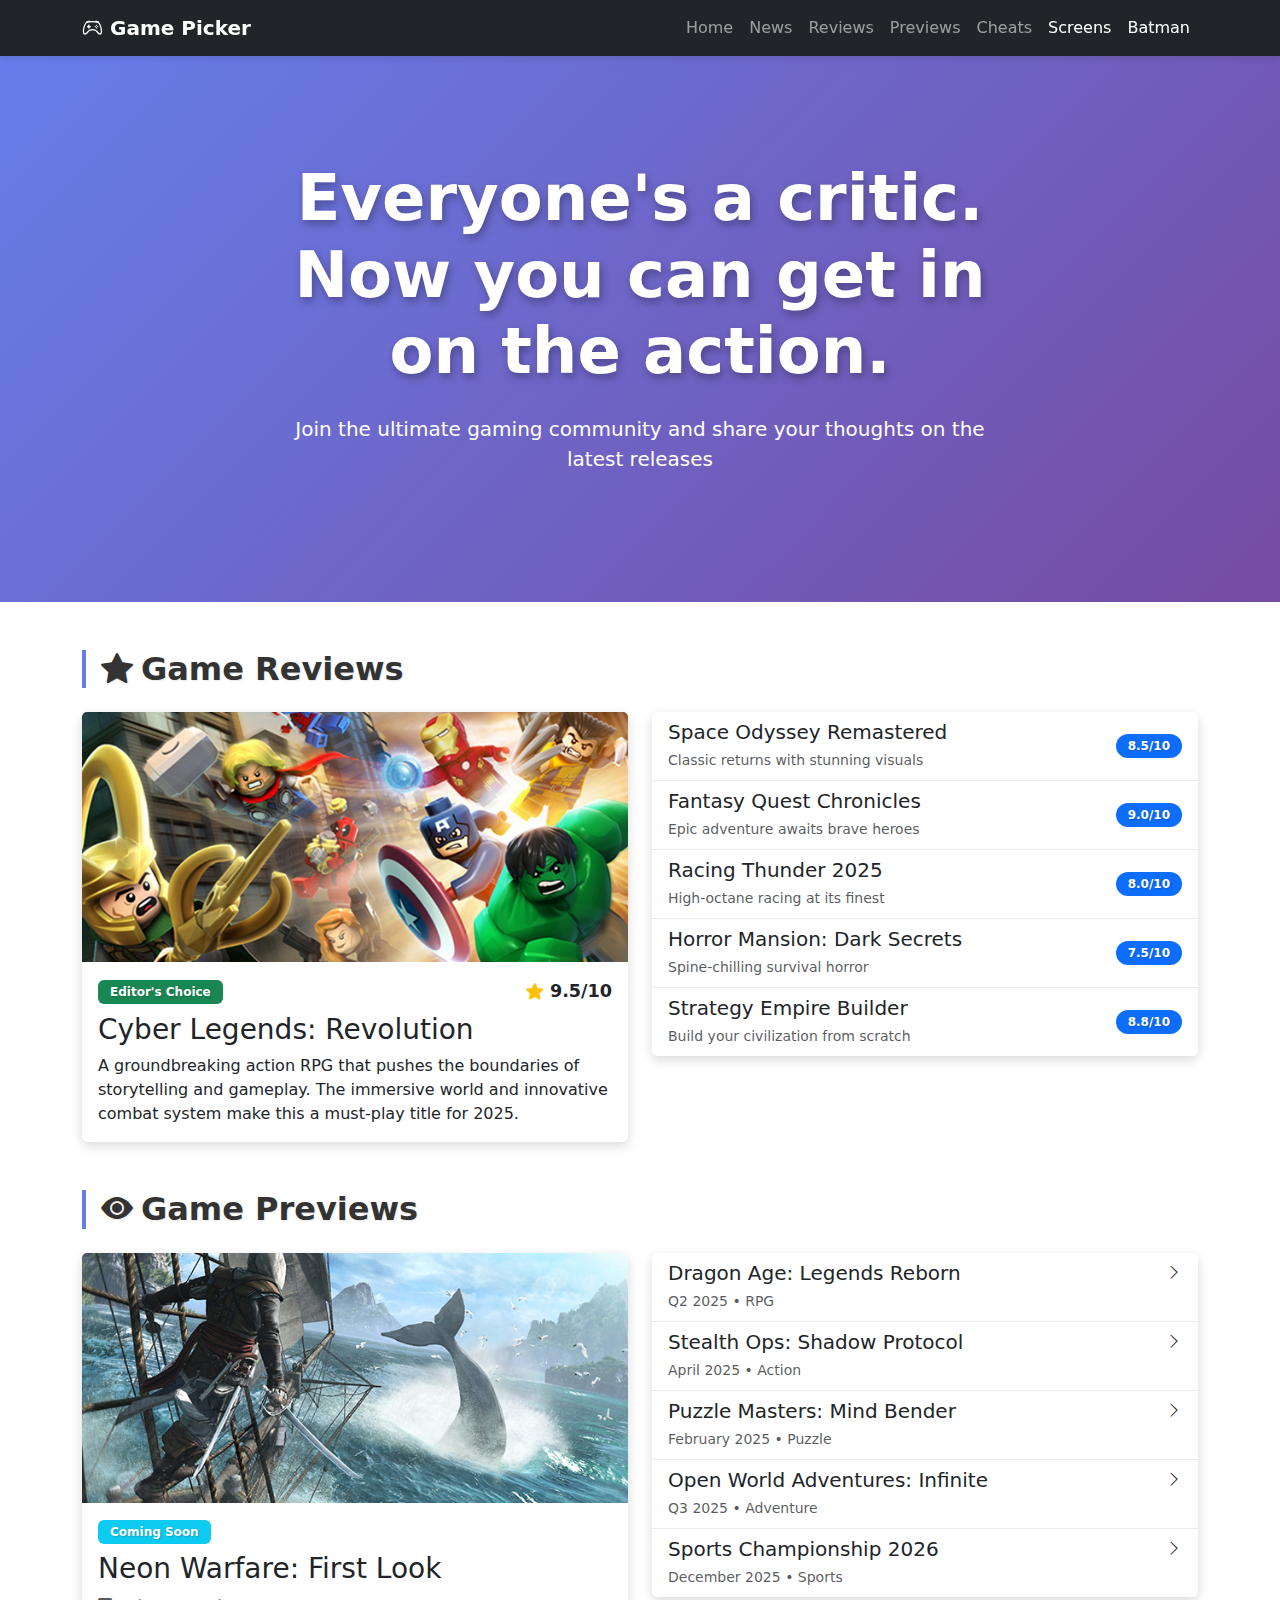
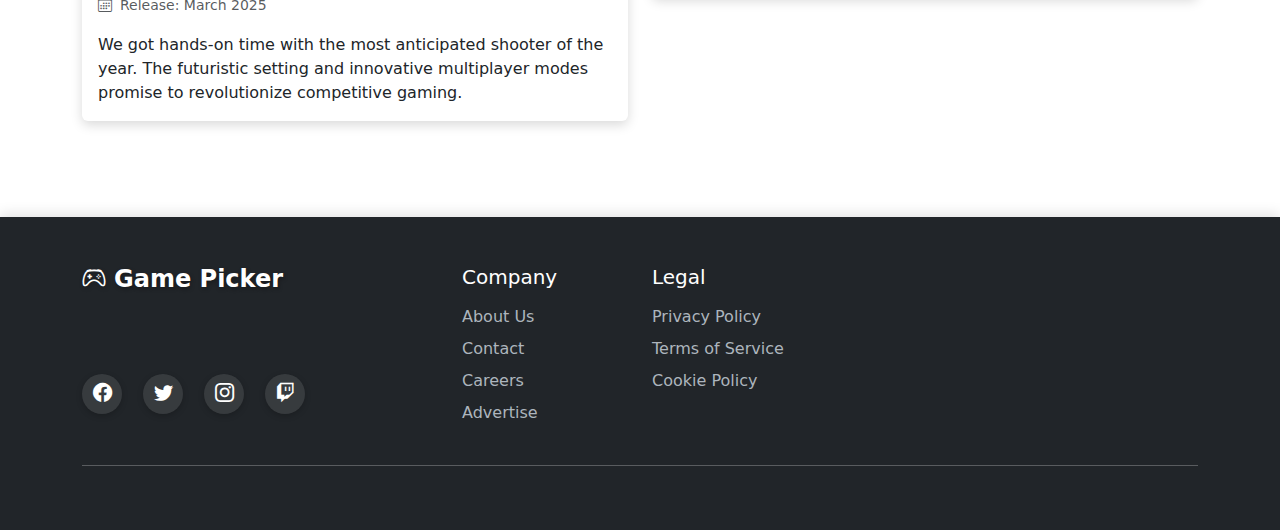
<file: GAMEPICKER/index.html>
<!DOCTYPE html>
<html lang="en">
  <head>
    <meta charset="UTF-8" />
    <meta name="viewport" content="width=device-width, initial-scale=1.0" />
    <title>Game Picker - Everyone's a critic</title>

    <link
      href="https://cdn.jsdelivr.net/npm/bootstrap@5.3.2/dist/css/bootstrap.min.css"
      rel="stylesheet"
    />

    <link
      rel="stylesheet"
      href="https://cdn.jsdelivr.net/npm/bootstrap-icons@1.11.1/font/bootstrap-icons.css"
    />

    <link rel="stylesheet" href="./css/style.css" />
  </head>
  <body>
 <nav class="navbar navbar-expand-lg navbar-dark bg-dark sticky-top">
      <div class="container">
        <a class="navbar-brand fw-bold" href="index.html">
          <i class="bi bi-controller me-2"></i>Game Picker
        </a>
        <button class="navbar-toggler" type="button" data-bs-toggle="collapse" data-bs-target="#navbarNav">
          <span class="navbar-toggler-icon"></span>
        </button>
        <div class="collapse navbar-collapse" id="navbarNav">
          <ul class="navbar-nav ms-auto">
            <li class="nav-item"><a class="nav-link" href="index.html">Home</a></li>
            <li class="nav-item"><a class="nav-link" href="./news.html">News</a></li>
            <li class="nav-item"><a class="nav-link" href="./reviews.html">Reviews</a></li>
            <li class="nav-item"><a class="nav-link" href="./preview.html">Previews</a></li>
            <li class="nav-item"><a class="nav-link" href="./cheats.html">Cheats</a></li>
            <li class="nav-item"><a class="nav-link active" href="./screens.html">Screens</a></li>
            <li class="nav-item"><a class="nav-link active" href="./Batman/batman.html">Batman</a></li>
            
          </ul>
        </div>
      </div>
    </nav>

    <section class="hero-section bg-primary text-white py-5">
      <div class="container">
        <div class="row align-items-center min-vh-50">
          <div class="col-lg-8 mx-auto text-center py-5">
            <h1 class="display-3 fw-bold hero-heading mb-4">
              Everyone's a critic. Now you can get in on the action.
            </h1>
            <p class="lead mb-4">
              Join the ultimate gaming community and share your thoughts on the
              latest releases
            </p>
           
          </div>
        </div>
      </div>
    </section>

    <main class="py-5">
      <div class="container">


        <section class="mb-5">
          <h2 class="section-heading mb-4">
            <i class="bi bi-star-fill me-2"></i>Game Reviews
          </h2>
          <div class="row g-4">
            <div class="col-lg-6">
              <div class="card shadow-card h-100">
                <img
                  src="./images/review1-lego.jpg?height=300&width=600"
                  class="card-img-top"
                  alt="Featured Review"
                />
                <div class="card-body">
                  <div
                    class="d-flex justify-content-between align-items-center mb-2"
                  >
                    <span class="badge bg-success">Editor's Choice</span>
                    <div class="rating-badge">
                      <i class="bi bi-star-fill text-warning"></i>
                      <span class="fw-bold">9.5/10</span>
                    </div>
                  </div>
                  <h3 class="card-title">Cyber Legends: Revolution</h3>
                  <p class="card-text">
                    A groundbreaking action RPG that pushes the boundaries of
                    storytelling and gameplay. The immersive world and
                    innovative combat system make this a must-play title for
                    2025.
                  </p>
                 
                </div>
              </div>
            </div>
            <div class="col-lg-6">
              <div class="list-group shadow-card">
                <a href="#" class="list-group-item list-group-item-action">
                  <div
                    class="d-flex w-100 justify-content-between align-items-center"
                  >
                    <div>
                      <h5 class="mb-1">Space Odyssey Remastered</h5>
                      <small class="text-muted"
                        >Classic returns with stunning visuals</small
                      >
                    </div>
                    <span class="badge bg-primary rounded-pill">8.5/10</span>
                  </div>
                </a>
                <a href="#" class="list-group-item list-group-item-action">
                  <div
                    class="d-flex w-100 justify-content-between align-items-center"
                  >
                    <div>
                      <h5 class="mb-1">Fantasy Quest Chronicles</h5>
                      <small class="text-muted"
                        >Epic adventure awaits brave heroes</small
                      >
                    </div>
                    <span class="badge bg-primary rounded-pill">9.0/10</span>
                  </div>
                </a>
                <a href="#" class="list-group-item list-group-item-action">
                  <div
                    class="d-flex w-100 justify-content-between align-items-center"
                  >
                    <div>
                      <h5 class="mb-1">Racing Thunder 2025</h5>
                      <small class="text-muted"
                        >High-octane racing at its finest</small
                      >
                    </div>
                    <span class="badge bg-primary rounded-pill">8.0/10</span>
                  </div>
                </a>
                <a href="#" class="list-group-item list-group-item-action">
                  <div
                    class="d-flex w-100 justify-content-between align-items-center"
                  >
                    <div>
                      <h5 class="mb-1">Horror Mansion: Dark Secrets</h5>
                      <small class="text-muted"
                        >Spine-chilling survival horror</small
                      >
                    </div>
                    <span class="badge bg-primary rounded-pill">7.5/10</span>
                  </div>
                </a>
                <a href="#" class="list-group-item list-group-item-action">
                  <div
                    class="d-flex w-100 justify-content-between align-items-center"
                  >
                    <div>
                      <h5 class="mb-1">Strategy Empire Builder</h5>
                      <small class="text-muted"
                        >Build your civilization from scratch</small
                      >
                    </div>
                    <span class="badge bg-primary rounded-pill">8.8/10</span>
                  </div>
                </a>
              </div>
            </div>
          </div>
        </section>

        <section class="mb-5">
          <h2 class="section-heading mb-4">
            <i class="bi bi-eye-fill me-2"></i>Game Previews
          </h2>
          <div class="row g-4">
            <div class="col-lg-6">
              <div class="card shadow-card h-100">
                <img
                  src="./images/preview1-black-flag.jpg?height=300&width=600"
                  class="card-img-top"
                  alt="Featured Preview"
                />
                <div class="card-body">
                  <span class="badge bg-info mb-2">Coming Soon</span>
                  <h3 class="card-title">Neon Warfare: First Look</h3>
                  <p class="card-text text-muted">
                    <small
                      ><i class="bi bi-calendar3 me-2"></i>Release: March
                      2025</small
                    >
                  </p>
                  <p class="card-text">
                    We got hands-on time with the most anticipated shooter of
                    the year. The futuristic setting and innovative multiplayer
                    modes promise to revolutionize competitive gaming.
                  </p>
                 
                </div>
              </div>
            </div>
            <div class="col-lg-6">
              <div class="list-group shadow-card">
                <a href="#" class="list-group-item list-group-item-action">
                  <div class="d-flex w-100 justify-content-between">
                    <div>
                      <h5 class="mb-1">Dragon Age: Legends Reborn</h5>
                      <small class="text-muted">Q2 2025 • RPG</small>
                    </div>
                    <i class="bi bi-chevron-right"></i>
                  </div>
                </a>
                <a href="#" class="list-group-item list-group-item-action">
                  <div class="d-flex w-100 justify-content-between">
                    <div>
                      <h5 class="mb-1">Stealth Ops: Shadow Protocol</h5>
                      <small class="text-muted">April 2025 • Action</small>
                    </div>
                    <i class="bi bi-chevron-right"></i>
                  </div>
                </a>
                <a href="#" class="list-group-item list-group-item-action">
                  <div class="d-flex w-100 justify-content-between">
                    <div>
                      <h5 class="mb-1">Puzzle Masters: Mind Bender</h5>
                      <small class="text-muted">February 2025 • Puzzle</small>
                    </div>
                    <i class="bi bi-chevron-right"></i>
                  </div>
                </a>
                <a href="#" class="list-group-item list-group-item-action">
                  <div class="d-flex w-100 justify-content-between">
                    <div>
                      <h5 class="mb-1">Open World Adventures: Infinite</h5>
                      <small class="text-muted">Q3 2025 • Adventure</small>
                    </div>
                    <i class="bi bi-chevron-right"></i>
                  </div>
                </a>
                <a href="#" class="list-group-item list-group-item-action">
                  <div class="d-flex w-100 justify-content-between">
                    <div>
                      <h5 class="mb-1">Sports Championship 2026</h5>
                      <small class="text-muted">December 2025 • Sports</small>
                    </div>
                    <i class="bi bi-chevron-right"></i>
                  </div>
                </a>
              </div>
            </div>
          </div>
        </section>
      </div>
    </main>

 <footer class="bg-dark text-white pt-5 pb-3">
      <div class="container">
        <div class="row g-4">
          <div class="col-lg-4">
            <h4 class="footer-logo mb-3">
              <i class="bi bi-controller me-2"></i>Game Picker
            </h4>
            <p class="text-muted">
              Your ultimate destination for gaming news, reviews, and community
              discussions.
            </p>
            <div class="social-icons mt-3">
              <a href="#" class="social-icon me-3"
                ><i class="bi bi-facebook"></i
              ></a>
              <a href="#" class="social-icon me-3"
                ><i class="bi bi-twitter"></i></a>
              <a href="#" class="social-icon me-3"
                ><i class="bi bi-instagram"></i
              ></a>
              <a href="#" class="social-icon me-3"
                ><i class="bi bi-twitch"></i></a>
            </div>
          </div>
          <div class="col-lg-2 col-md-4">
            <h5 class="mb-3">Company</h5>
            <ul class="list-unstyled footer-links">
              <li><a href="#">About Us</a></li>
              <li><a href="#">Contact</a></li>
              <li><a href="#">Careers</a></li>
              <li><a href="#">Advertise</a></li>
            </ul>
          </div>
          <div class="col-lg-2 col-md-4">
            <h5 class="mb-3">Legal</h5>
            <ul class="list-unstyled footer-links">
              <li><a href="#">Privacy Policy</a></li>
              <li><a href="#">Terms of Service</a></li>
              <li><a href="#">Cookie Policy</a></li>
            </ul>
          </div>
        </div>
        <hr class="my-4 bg-secondary" />
        <div class="row">
          <div class="col-md-12 text-center">
            <p class="mb-0 text-muted">
              &copy; 2025 Game Picker. All rights reserved.
            </p>
          </div>
        </div>
      </div>
    </footer>
    <script src="https://cdn.jsdelivr.net/npm/bootstrap@5.3.2/dist/js/bootstrap.bundle.min.js"></script>
  </body>
</html>
</file>
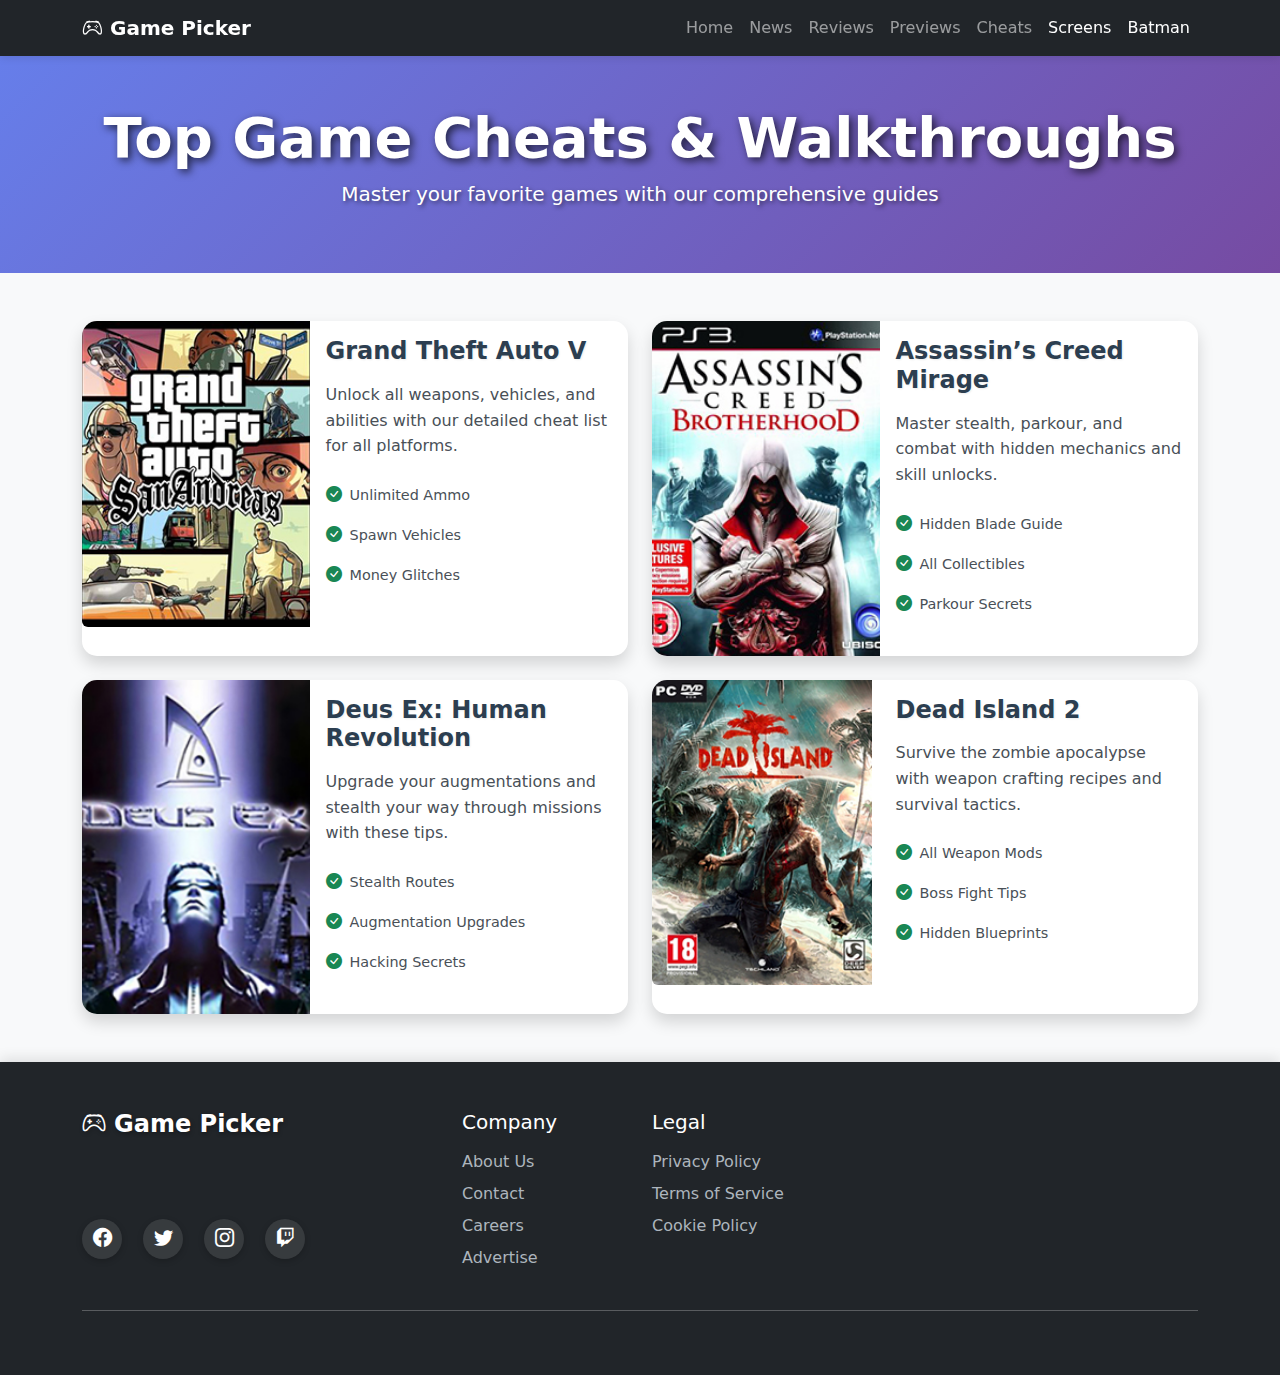
<file: GAMEPICKER/cheats.html>
<!DOCTYPE html>
<html lang="en">
<head>
  <meta charset="UTF-8">
  <meta name="viewport" content="width=device-width, initial-scale=1.0">
  <title>Cheats - Game Picker</title>
  <link href="https://cdn.jsdelivr.net/npm/bootstrap@5.3.0/dist/css/bootstrap.min.css" rel="stylesheet">
  <link rel="stylesheet" href="https://cdn.jsdelivr.net/npm/bootstrap-icons@1.10.0/font/bootstrap-icons.css">
  <link rel="stylesheet" href="./css/style.css">
</head>
<body>


 <nav class="navbar navbar-expand-lg navbar-dark bg-dark sticky-top">
      <div class="container">
        <a class="navbar-brand fw-bold" href="index.html">
          <i class="bi bi-controller me-2"></i>Game Picker
        </a>
        <button class="navbar-toggler" type="button" data-bs-toggle="collapse" data-bs-target="#navbarNav">
          <span class="navbar-toggler-icon"></span>
        </button>
        <div class="collapse navbar-collapse" id="navbarNav">
          <ul class="navbar-nav ms-auto">
            <li class="nav-item"><a class="nav-link" href="index.html">Home</a></li>
            <li class="nav-item"><a class="nav-link" href="./news.html">News</a></li>
            <li class="nav-item"><a class="nav-link" href="./reviews.html">Reviews</a></li>
            <li class="nav-item"><a class="nav-link" href="./preview.html">Previews</a></li>
            <li class="nav-item"><a class="nav-link" href="./cheats.html">Cheats</a></li>
            <li class="nav-item"><a class="nav-link active" href="./screens.html">Screens</a></li>
            <li class="nav-item"><a class="nav-link active" href="./Batman/batman.html">Batman</a></li>
            
          </ul>
        </div>
      </div>
    </nav>

  <section class="cheats-header text-center text-white py-5 bg-dark">
    <div class="container">
      <h1 class="display-4 fw-bold">Top Game Cheats & Walkthroughs</h1>
      <p class="lead">Master your favorite games with our comprehensive guides</p>
    </div>
  </section>

  <section class="cheats-section py-5">
    <div class="container">
      <div class="row g-4">

        <div class="col-md-6">
          <div class="card cheat-card h-100 border-0 shadow">
            <div class="row g-0">
              <div class="col-md-5">
                <img src="./images/cheats1-grand-theft.jpg" class="img-fluid rounded-start h-100 object-fit-cover" alt="Grand Theft Auto V">
              </div>
              <div class="col-md-7">
                <div class="card-body">
                  <h3 class="card-title h4 mb-3">Grand Theft Auto V</h3>
                  <p class="card-text">Unlock all weapons, vehicles, and abilities with our detailed cheat list for all platforms.</p>
                  <div class="list-group list-group-flush mb-3">
                    <div class="list-group-item bg-transparent border-0 px-0 py-2"><i class="bi bi-check-circle-fill text-success me-2"></i>Unlimited Ammo</div>
                    <div class="list-group-item bg-transparent border-0 px-0 py-2"><i class="bi bi-check-circle-fill text-success me-2"></i>Spawn Vehicles</div>
                    <div class="list-group-item bg-transparent border-0 px-0 py-2"><i class="bi bi-check-circle-fill text-success me-2"></i>Money Glitches</div>
                  </div>
                  
                </div>
              </div>
            </div>
          </div>
        </div>

        <div class="col-md-6">
          <div class="card cheat-card h-100 border-0 shadow">
            <div class="row g-0">
              <div class="col-md-5">
                <img src="./images/cheats2-assassins-creed.jpg" class="img-fluid rounded-start h-100 object-fit-cover" alt="Assassin’s Creed Mirage">
              </div>
              <div class="col-md-7">
                <div class="card-body">
                  <h3 class="card-title h4 mb-3">Assassin’s Creed Mirage</h3>
                  <p class="card-text">Master stealth, parkour, and combat with hidden mechanics and skill unlocks.</p>
                  <div class="list-group list-group-flush mb-3">
                    <div class="list-group-item bg-transparent border-0 px-0 py-2"><i class="bi bi-check-circle-fill text-success me-2"></i>Hidden Blade Guide</div>
                    <div class="list-group-item bg-transparent border-0 px-0 py-2"><i class="bi bi-check-circle-fill text-success me-2"></i>All Collectibles</div>
                    <div class="list-group-item bg-transparent border-0 px-0 py-2"><i class="bi bi-check-circle-fill text-success me-2"></i>Parkour Secrets</div>
                  </div>

                </div>
              </div>
            </div>
          </div>
        </div>

        <div class="col-md-6">
          <div class="card cheat-card h-100 border-0 shadow">
            <div class="row g-0">
              <div class="col-md-5">
                <img src="./images/cheats3-deus-ex.jpg" class="img-fluid rounded-start h-100 object-fit-cover" alt="Deus Ex: Human Revolution">
              </div>
              <div class="col-md-7">
                <div class="card-body">
                  <h3 class="card-title h4 mb-3">Deus Ex: Human Revolution</h3>
                  <p class="card-text">Upgrade your augmentations and stealth your way through missions with these tips.</p>
                  <div class="list-group list-group-flush mb-3">
                    <div class="list-group-item bg-transparent border-0 px-0 py-2"><i class="bi bi-check-circle-fill text-success me-2"></i>Stealth Routes</div>
                    <div class="list-group-item bg-transparent border-0 px-0 py-2"><i class="bi bi-check-circle-fill text-success me-2"></i>Augmentation Upgrades</div>
                    <div class="list-group-item bg-transparent border-0 px-0 py-2"><i class="bi bi-check-circle-fill text-success me-2"></i>Hacking Secrets</div>
                  </div>
                 
                </div>
              </div>
            </div>
          </div>
        </div>

        <div class="col-md-6">
          <div class="card cheat-card h-100 border-0 shadow">
            <div class="row g-0">
              <div class="col-md-5">
                <img src="./images/cheats4-deadisland.jpg" class="img-fluid rounded-start h-100 object-fit-cover" alt="Dead Island 2">
              </div>
              <div class="col-md-7">
                <div class="card-body">
                  <h3 class="card-title h4 mb-3">Dead Island 2</h3>
                  <p class="card-text">Survive the zombie apocalypse with weapon crafting recipes and survival tactics.</p>
                  <div class="list-group list-group-flush mb-3">
                    <div class="list-group-item bg-transparent border-0 px-0 py-2"><i class="bi bi-check-circle-fill text-success me-2"></i>All Weapon Mods</div>
                    <div class="list-group-item bg-transparent border-0 px-0 py-2"><i class="bi bi-check-circle-fill text-success me-2"></i>Boss Fight Tips</div>
                    <div class="list-group-item bg-transparent border-0 px-0 py-2"><i class="bi bi-check-circle-fill text-success me-2"></i>Hidden Blueprints</div>
                  </div>
                  
                </div>
              </div>
            </div>
          </div>
        </div>

      </div>
    </div>
  </section>

 <footer class="bg-dark text-white pt-5 pb-3">
      <div class="container">
        <div class="row g-4">
          <div class="col-lg-4">
            <h4 class="footer-logo mb-3">
              <i class="bi bi-controller me-2"></i>Game Picker
            </h4>
            <p class="text-muted">
              Your ultimate destination for gaming news, reviews, and community
              discussions.
            </p>
            <div class="social-icons mt-3">
              <a href="#" class="social-icon me-3"
                ><i class="bi bi-facebook"></i
              ></a>
              <a href="#" class="social-icon me-3"
                ><i class="bi bi-twitter"></i></a>
              <a href="#" class="social-icon me-3"
                ><i class="bi bi-instagram"></i
              ></a>
              <a href="#" class="social-icon me-3"
                ><i class="bi bi-twitch"></i></a>
            </div>
          </div>
          <div class="col-lg-2 col-md-4">
            <h5 class="mb-3">Company</h5>
            <ul class="list-unstyled footer-links">
              <li><a href="#">About Us</a></li>
              <li><a href="#">Contact</a></li>
              <li><a href="#">Careers</a></li>
              <li><a href="#">Advertise</a></li>
            </ul>
          </div>
          <div class="col-lg-2 col-md-4">
            <h5 class="mb-3">Legal</h5>
            <ul class="list-unstyled footer-links">
              <li><a href="#">Privacy Policy</a></li>
              <li><a href="#">Terms of Service</a></li>
              <li><a href="#">Cookie Policy</a></li>
            </ul>
          </div>
        </div>
        <hr class="my-4 bg-secondary" />
        <div class="row">
          <div class="col-md-12 text-center">
            <p class="mb-0 text-muted">
              &copy; 2025 Game Picker. All rights reserved.
            </p>
          </div>
        </div>
      </div>
    </footer>

  <script src="https://cdn.jsdelivr.net/npm/bootstrap@5.3.0/dist/js/bootstrap.bundle.min.js"></script>
</body>
</html>
</file>
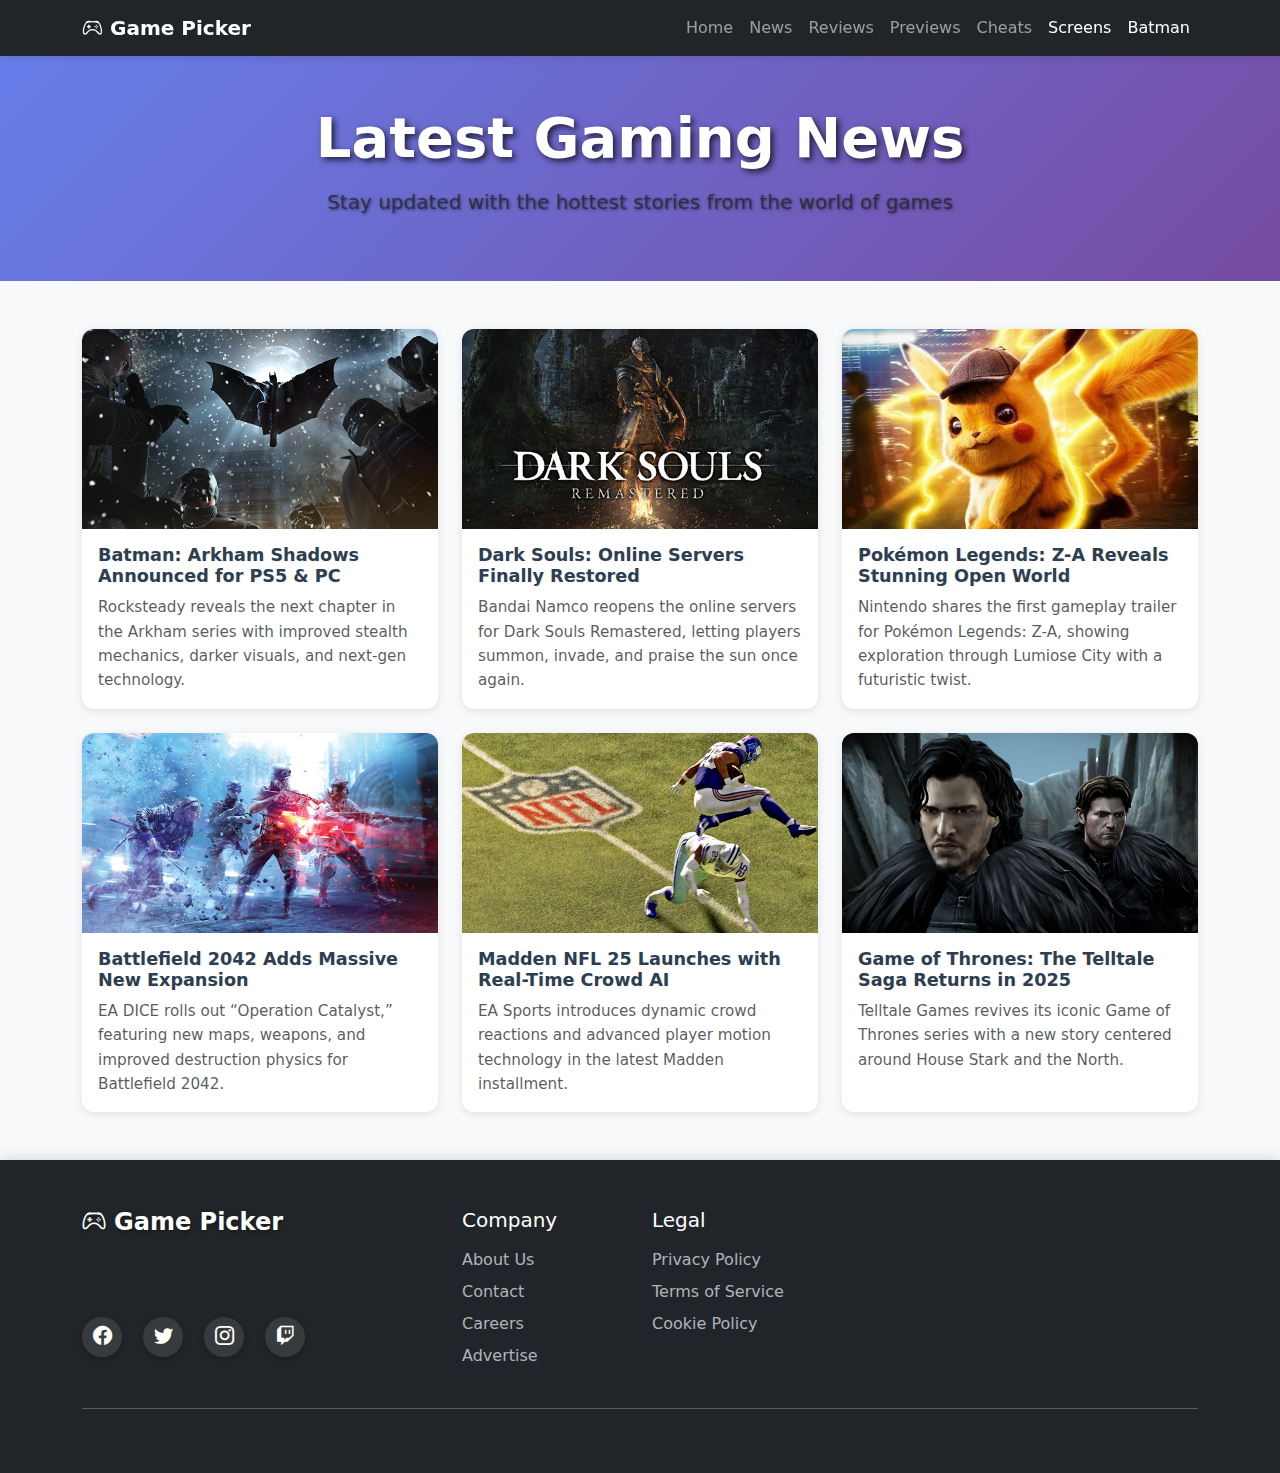
<file: GAMEPICKER/news.html>
<!DOCTYPE html>
<html lang="en">
<head>
  <meta charset="UTF-8">
  <meta name="viewport" content="width=device-width, initial-scale=1.0">
  <title>News - Game Picker</title>
  <link href="https://cdn.jsdelivr.net/npm/bootstrap@5.3.0/dist/css/bootstrap.min.css" rel="stylesheet">
  <link rel="stylesheet" href="https://cdn.jsdelivr.net/npm/bootstrap-icons@1.10.0/font/bootstrap-icons.css">
  <link rel="stylesheet" href="./css/style.css">
</head>
<body>
 <nav class="navbar navbar-expand-lg navbar-dark bg-dark sticky-top">
      <div class="container">
        <a class="navbar-brand fw-bold" href="index.html">
          <i class="bi bi-controller me-2"></i>Game Picker
        </a>
        <button class="navbar-toggler" type="button" data-bs-toggle="collapse" data-bs-target="#navbarNav">
          <span class="navbar-toggler-icon"></span>
        </button>
        <div class="collapse navbar-collapse" id="navbarNav">
          <ul class="navbar-nav ms-auto">
            <li class="nav-item"><a class="nav-link" href="index.html">Home</a></li>
            <li class="nav-item"><a class="nav-link" href="./news.html">News</a></li>
            <li class="nav-item"><a class="nav-link" href="./reviews.html">Reviews</a></li>
            <li class="nav-item"><a class="nav-link" href="./preview.html">Previews</a></li>
            <li class="nav-item"><a class="nav-link" href="./cheats.html">Cheats</a></li>
            <li class="nav-item"><a class="nav-link active" href="./screens.html">Screens</a></li>
            <li class="nav-item"><a class="nav-link active" href="./Batman/batman.html">Batman</a></li>
            
          </ul>
        </div>
      </div>
    </nav>
  <section class="news-header py-5 text-center">
    <div class="container">
      <h1 class="display-4 fw-bold mb-3">Latest Gaming News</h1>
      <p class="lead text-muted">Stay updated with the hottest stories from the world of games</p>
    </div>
  </section>

  <section class="news-section py-5">
    <div class="container">
      <div class="row g-4">

        <div class="col-md-4">
          <div class="card news-card h-100">
            <img src="./images/news1-batman-thumb.jpg" class="card-img-top" alt="Batman Arkham Shadows">
            <div class="card-body">
              <h5 class="card-title">Batman: Arkham Shadows Announced for PS5 & PC</h5>
              <p class="card-text text-muted">Rocksteady reveals the next chapter in the Arkham series with improved stealth mechanics, darker visuals, and next-gen technology.</p>
             
            </div>
          </div>
        </div>

        <div class="col-md-4">
          <div class="card news-card h-100">
            <img src="./images/news2-dark-souls-thumb.jpg" class="card-img-top" alt="Dark Souls Remastered">
            <div class="card-body">
              <h5 class="card-title">Dark Souls: Online Servers Finally Restored</h5>
              <p class="card-text text-muted">Bandai Namco reopens the online servers for Dark Souls Remastered, letting players summon, invade, and praise the sun once again.</p>
           
            </div>
          </div>
        </div>

        <div class="col-md-4">
          <div class="card news-card h-100">
            <img src="./images/news3-pikachu-thumb.jpg" class="card-img-top" alt="Pokémon Legends Z-A">
            <div class="card-body">
              <h5 class="card-title">Pokémon Legends: Z-A Reveals Stunning Open World</h5>
              <p class="card-text text-muted">Nintendo shares the first gameplay trailer for Pokémon Legends: Z-A, showing exploration through Lumiose City with a futuristic twist.</p>
             
            </div>
          </div>
        </div>

        <div class="col-md-4">
          <div class="card news-card h-100">
            <img src="./images/news4-battlefield-thumb.jpg" class="card-img-top" alt="Battlefield 2042">
            <div class="card-body">
              <h5 class="card-title">Battlefield 2042 Adds Massive New Expansion</h5>
              <p class="card-text text-muted">EA DICE rolls out “Operation Catalyst,” featuring new maps, weapons, and improved destruction physics for Battlefield 2042.</p>
           
            </div>
          </div>
        </div>

        <div class="col-md-4">
          <div class="card news-card h-100">
            <img src="./images/news5-madden-thumb.jpg" class="card-img-top" alt="Madden NFL 25">
            <div class="card-body">
              <h5 class="card-title">Madden NFL 25 Launches with Real-Time Crowd AI</h5>
              <p class="card-text text-muted">EA Sports introduces dynamic crowd reactions and advanced player motion technology in the latest Madden installment.</p>
            
            </div>
          </div>
        </div>

        <div class="col-md-4">
          <div class="card news-card h-100">
            <img src="./images/news6-gameofthrones-thumb.jpg" class="card-img-top" alt="Game of Thrones: The Telltale Saga">
            <div class="card-body">
              <h5 class="card-title">Game of Thrones: The Telltale Saga Returns in 2025</h5>
              <p class="card-text text-muted">Telltale Games revives its iconic Game of Thrones series with a new story centered around House Stark and the North.</p>
           
            </div>
          </div>
        </div>

      </div>
    </div>
  </section>

 <footer class="bg-dark text-white pt-5 pb-3">
      <div class="container">
        <div class="row g-4">
          <div class="col-lg-4">
            <h4 class="footer-logo mb-3">
              <i class="bi bi-controller me-2"></i>Game Picker
            </h4>
            <p class="text-muted">
              Your ultimate destination for gaming news, reviews, and community
              discussions.
            </p>
            <div class="social-icons mt-3">
              <a href="#" class="social-icon me-3"
                ><i class="bi bi-facebook"></i
              ></a>
              <a href="#" class="social-icon me-3"
                ><i class="bi bi-twitter"></i></a>
              <a href="#" class="social-icon me-3"
                ><i class="bi bi-instagram"></i
              ></a>
              <a href="#" class="social-icon me-3"
                ><i class="bi bi-twitch"></i></a>
            </div>
          </div>
          <div class="col-lg-2 col-md-4">
            <h5 class="mb-3">Company</h5>
            <ul class="list-unstyled footer-links">
              <li><a href="#">About Us</a></li>
              <li><a href="#">Contact</a></li>
              <li><a href="#">Careers</a></li>
              <li><a href="#">Advertise</a></li>
            </ul>
          </div>
          <div class="col-lg-2 col-md-4">
            <h5 class="mb-3">Legal</h5>
            <ul class="list-unstyled footer-links">
              <li><a href="#">Privacy Policy</a></li>
              <li><a href="#">Terms of Service</a></li>
              <li><a href="#">Cookie Policy</a></li>
            </ul>
          </div>
        </div>
        <hr class="my-4 bg-secondary" />
        <div class="row">
          <div class="col-md-12 text-center">
            <p class="mb-0 text-muted">
              &copy; 2025 Game Picker. All rights reserved.
            </p>
          </div>
        </div>
      </div>
    </footer>

  <script src="https://cdn.jsdelivr.net/npm/bootstrap@5.3.0/dist/js/bootstrap.bundle.min.js"></script>
</body>
</html>
</file>
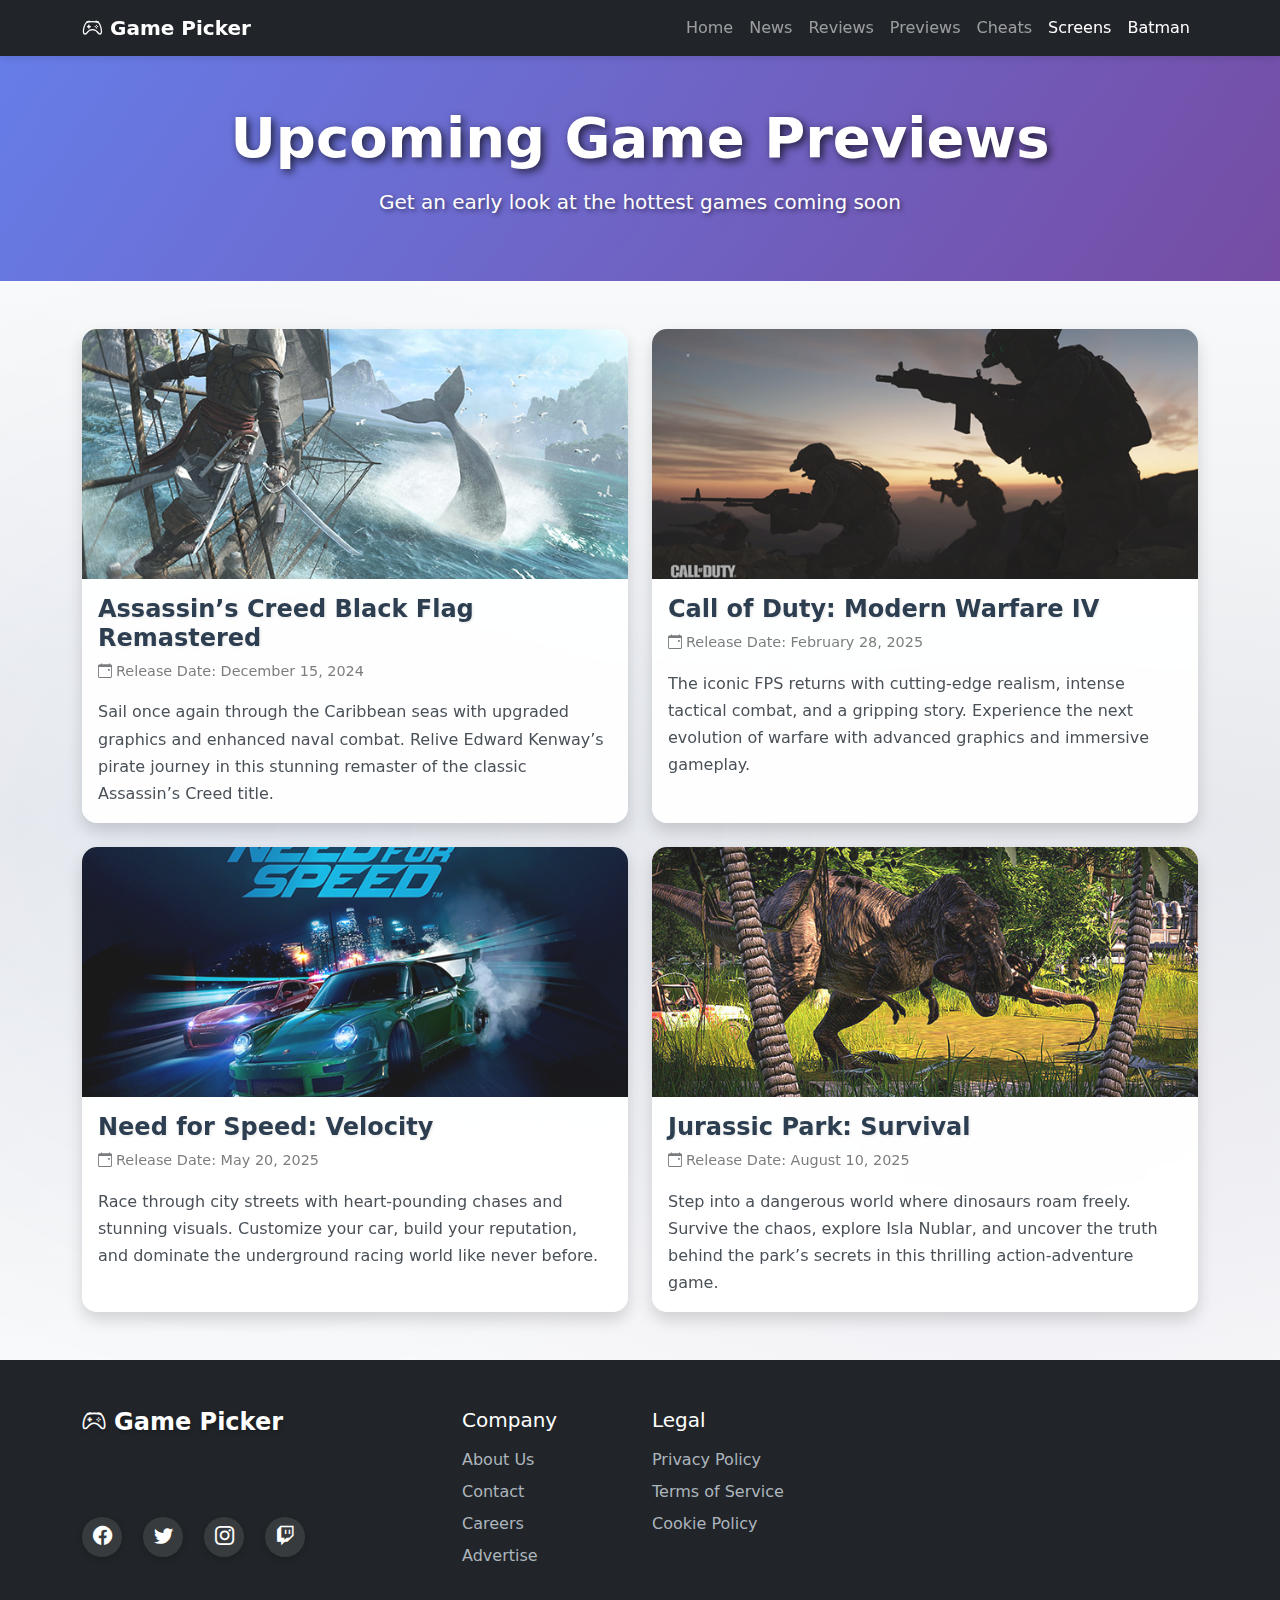
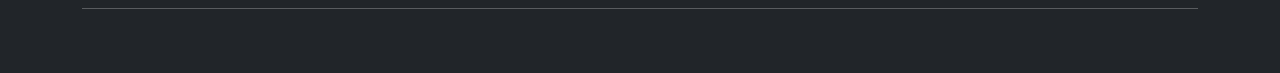
<file: GAMEPICKER/preview.html>
<!DOCTYPE html>
<html lang="en">
<head>
  <meta charset="UTF-8">
  <meta name="viewport" content="width=device-width, initial-scale=1.0">
  <title>Previews - Game Picker</title>
  <link href="https://cdn.jsdelivr.net/npm/bootstrap@5.3.0/dist/css/bootstrap.min.css" rel="stylesheet">
  <link rel="stylesheet" href="https://cdn.jsdelivr.net/npm/bootstrap-icons@1.10.0/font/bootstrap-icons.css">
  <link rel="stylesheet" href="./css/style.css">
</head>
<body>
 <nav class="navbar navbar-expand-lg navbar-dark bg-dark sticky-top">
      <div class="container">
        <a class="navbar-brand fw-bold" href="index.html">
          <i class="bi bi-controller me-2"></i>Game Picker
        </a>
        <button class="navbar-toggler" type="button" data-bs-toggle="collapse" data-bs-target="#navbarNav">
          <span class="navbar-toggler-icon"></span>
        </button>
        <div class="collapse navbar-collapse" id="navbarNav">
          <ul class="navbar-nav ms-auto">
            <li class="nav-item"><a class="nav-link" href="index.html">Home</a></li>
            <li class="nav-item"><a class="nav-link" href="./news.html">News</a></li>
            <li class="nav-item"><a class="nav-link" href="./reviews.html">Reviews</a></li>
            <li class="nav-item"><a class="nav-link" href="./preview.html">Previews</a></li>
            <li class="nav-item"><a class="nav-link" href="./cheats.html">Cheats</a></li>
            <li class="nav-item"><a class="nav-link active" href="./screens.html">Screens</a></li>
            <li class="nav-item"><a class="nav-link active" href="./Batman/batman.html">Batman</a></li>
            
          </ul>
        </div>
      </div>
    </nav>
  <section class="previews-header text-center text-white py-5">
    <div class="container">
      <h1 class="display-4 fw-bold mb-3">Upcoming Game Previews</h1>
      <p class="lead">Get an early look at the hottest games coming soon</p>
    </div>
  </section>

  

  <section class="previews-section py-5">
    <div class="container">
      <div class="row g-4">
        <div class="col-md-6">
          <div class="preview-card card h-100 border-0 shadow">
            <img src="./images/preview1-black-flag.jpg" class="card-img-top" alt="Assassin’s Creed Black Flag Remastered">
            <div class="card-body">
              <div class="d-flex justify-content-between align-items-center mb-2">
                <h3 class="card-title h4 mb-0">Assassin’s Creed Black Flag Remastered</h3>
             
              </div>
              <p class="text-muted mb-3"><i class="bi bi-calendar-event me-1"></i>Release Date: December 15, 2024</p>
              <p class="card-text">
                Sail once again through the Caribbean seas with upgraded graphics and enhanced naval combat. Relive Edward Kenway’s pirate journey in this stunning remaster of the classic Assassin’s Creed title.
              </p>
             
            </div>
          </div>
        </div>

        <div class="col-md-6">
          <div class="preview-card card h-100 border-0 shadow">
            <img src="./images/preview3-modernwarfare-thumb.png" class="card-img-top" alt="Call of Duty: Modern Warfare IV">
            <div class="card-body">
              <div class="d-flex justify-content-between align-items-center mb-2">
                <h3 class="card-title h4 mb-0">Call of Duty: Modern Warfare IV</h3>
               
              </div>
              <p class="text-muted mb-3"><i class="bi bi-calendar-event me-1"></i>Release Date: February 28, 2025</p>
              <p class="card-text">
                The iconic FPS returns with cutting-edge realism, intense tactical combat, and a gripping story. Experience the next evolution of warfare with advanced graphics and immersive gameplay.
              </p>
            
            </div>
          </div>
        </div>

        <div class="col-md-6">
          <div class="preview-card card h-100 border-0 shadow">
            <img src="./images/preview4-needforspeed-thumb.jpg" class="card-img-top" alt="Need for Speed: Velocity">
            <div class="card-body">
              <div class="d-flex justify-content-between align-items-center mb-2">
                <h3 class="card-title h4 mb-0">Need for Speed: Velocity</h3>
             
              </div>
              <p class="text-muted mb-3"><i class="bi bi-calendar-event me-1"></i>Release Date: May 20, 2025</p>
              <p class="card-text">
                Race through city streets with heart-pounding chases and stunning visuals. Customize your car, build your reputation, and dominate the underground racing world like never before.
              </p>
             
            </div>
          </div>
        </div>

        <div class="col-md-6">
          <div class="preview-card card h-100 border-0 shadow">
            <img src="./images/preview5-jurassicpark-thumb.jpg" class="card-img-top" alt="Jurassic Park: Survival">
            <div class="card-body">
              <div class="d-flex justify-content-between align-items-center mb-2">
                <h3 class="card-title h4 mb-0">Jurassic Park: Survival</h3>
               
              </div>
              <p class="text-muted mb-3"><i class="bi bi-calendar-event me-1"></i>Release Date: August 10, 2025</p>
              <p class="card-text">
                Step into a dangerous world where dinosaurs roam freely. Survive the chaos, explore Isla Nublar, and uncover the truth behind the park’s secrets in this thrilling action-adventure game.
              </p>
             
            </div>
          </div>
        </div>
      </div>
    </div>
  </section>

 <footer class="bg-dark text-white pt-5 pb-3">
      <div class="container">
        <div class="row g-4">
          <div class="col-lg-4">
            <h4 class="footer-logo mb-3">
              <i class="bi bi-controller me-2"></i>Game Picker
            </h4>
            <p class="text-muted">
              Your ultimate destination for gaming news, reviews, and community
              discussions.
            </p>
            <div class="social-icons mt-3">
              <a href="#" class="social-icon me-3"
                ><i class="bi bi-facebook"></i
              ></a>
              <a href="#" class="social-icon me-3"
                ><i class="bi bi-twitter"></i></a>
              <a href="#" class="social-icon me-3"
                ><i class="bi bi-instagram"></i
              ></a>
              <a href="#" class="social-icon me-3"
                ><i class="bi bi-twitch"></i></a>
            </div>
          </div>
          <div class="col-lg-2 col-md-4">
            <h5 class="mb-3">Company</h5>
            <ul class="list-unstyled footer-links">
              <li><a href="#">About Us</a></li>
              <li><a href="#">Contact</a></li>
              <li><a href="#">Careers</a></li>
              <li><a href="#">Advertise</a></li>
            </ul>
          </div>
          <div class="col-lg-2 col-md-4">
            <h5 class="mb-3">Legal</h5>
            <ul class="list-unstyled footer-links">
              <li><a href="#">Privacy Policy</a></li>
              <li><a href="#">Terms of Service</a></li>
              <li><a href="#">Cookie Policy</a></li>
            </ul>
          </div>
        </div>
        <hr class="my-4 bg-secondary" />
        <div class="row">
          <div class="col-md-12 text-center">
            <p class="mb-0 text-muted">
              &copy; 2025 Game Picker. All rights reserved.
            </p>
          </div>
        </div>
      </div>
    </footer>

  <script src="https://cdn.jsdelivr.net/npm/bootstrap@5.3.0/dist/js/bootstrap.bundle.min.js"></script>
</body>
</html>
</file>
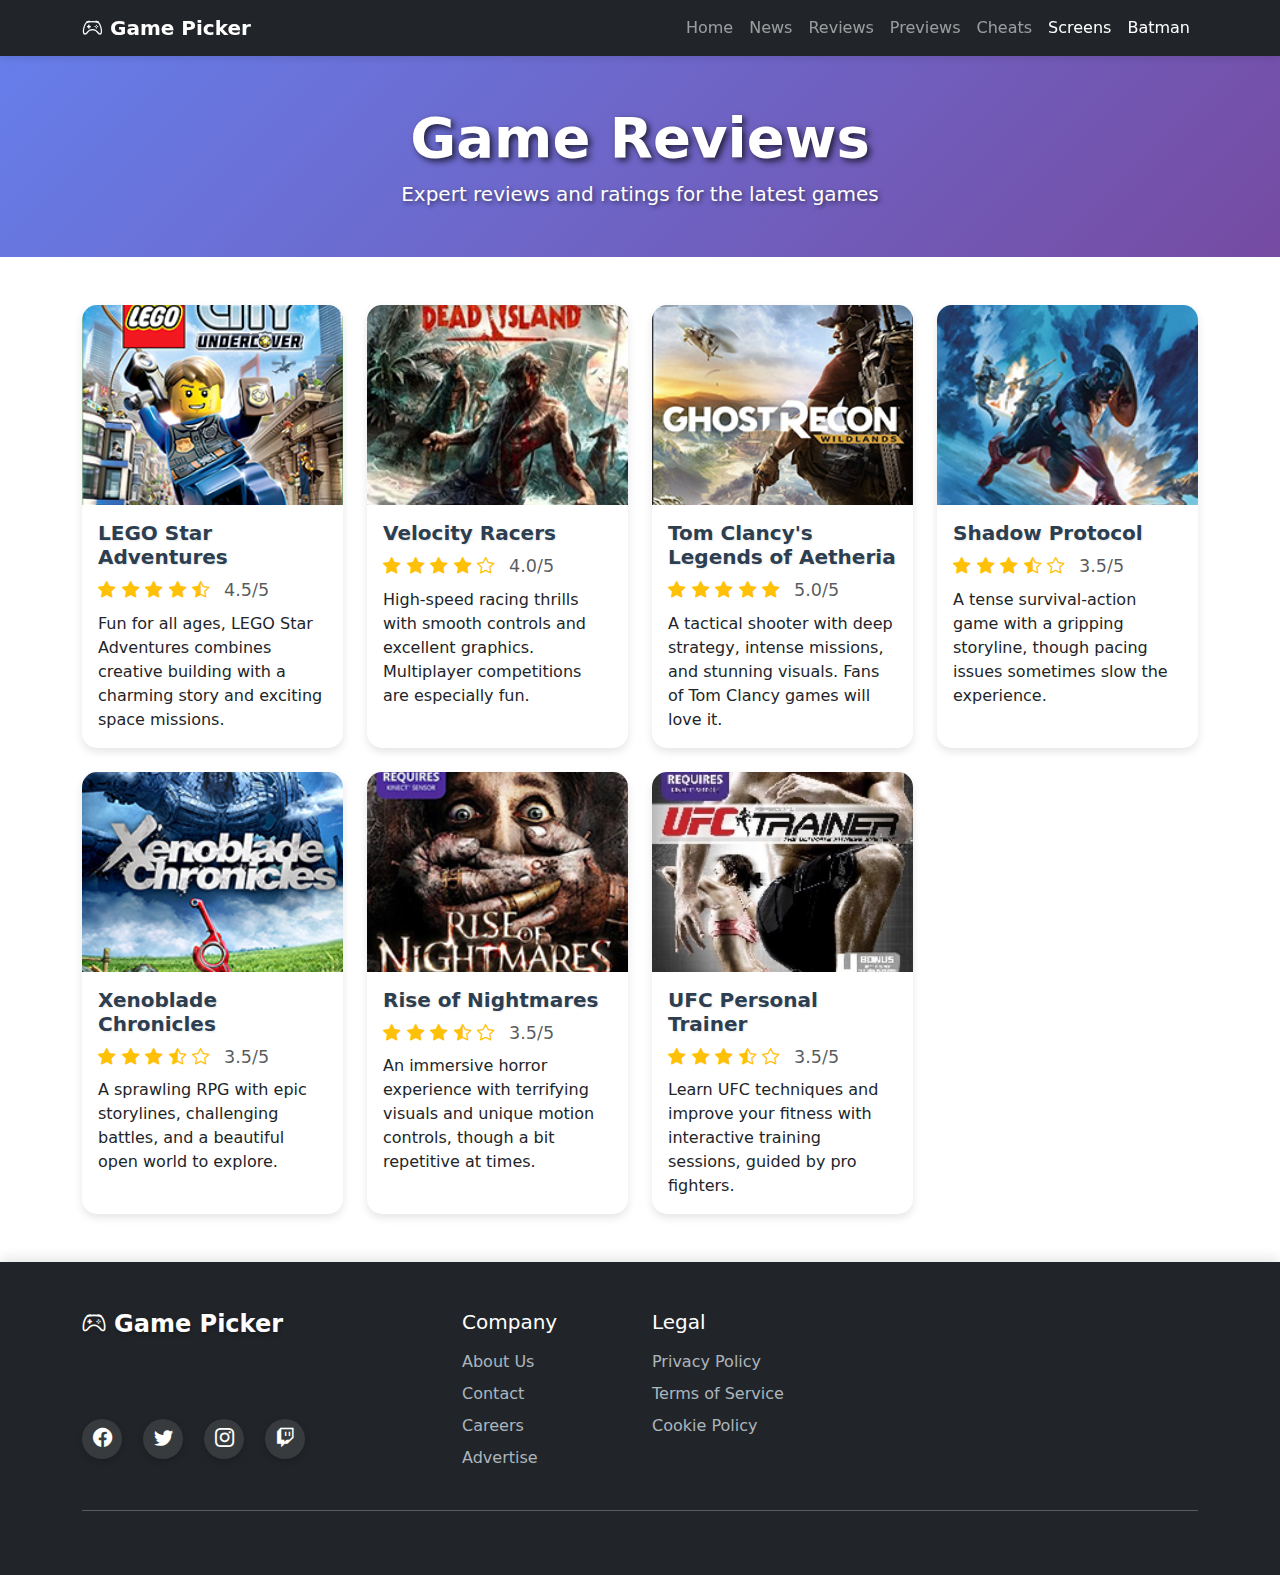
<file: GAMEPICKER/reviews.html>
<!DOCTYPE html>
<html lang="en">
<head>
  <meta charset="UTF-8">
  <meta name="viewport" content="width=device-width, initial-scale=1.0">
  <title>Reviews - Game Picker</title>
  <link href="https://cdn.jsdelivr.net/npm/bootstrap@5.3.0/dist/css/bootstrap.min.css" rel="stylesheet">
  <link rel="stylesheet" href="https://cdn.jsdelivr.net/npm/bootstrap-icons@1.10.0/font/bootstrap-icons.css">
  <link rel="stylesheet" href="./css/style.css">
</head>
<body>
 <nav class="navbar navbar-expand-lg navbar-dark bg-dark sticky-top">
      <div class="container">
        <a class="navbar-brand fw-bold" href="index.html">
          <i class="bi bi-controller me-2"></i>Game Picker
        </a>
        <button class="navbar-toggler" type="button" data-bs-toggle="collapse" data-bs-target="#navbarNav">
          <span class="navbar-toggler-icon"></span>
        </button>
        <div class="collapse navbar-collapse" id="navbarNav">
          <ul class="navbar-nav ms-auto">
            <li class="nav-item"><a class="nav-link" href="index.html">Home</a></li>
            <li class="nav-item"><a class="nav-link" href="./news.html">News</a></li>
            <li class="nav-item"><a class="nav-link" href="./reviews.html">Reviews</a></li>
            <li class="nav-item"><a class="nav-link" href="./preview.html">Previews</a></li>
            <li class="nav-item"><a class="nav-link" href="./cheats.html">Cheats</a></li>
            <li class="nav-item"><a class="nav-link active" href="./screens.html">Screens</a></li>
            <li class="nav-item"><a class="nav-link active" href="./Batman/batman.html">Batman</a></li>
            
          </ul>
        </div>
      </div>
    </nav>

  <section class="reviews-header bg-dark text-white py-5">
    <div class="container">
      <h1 class="display-4 fw-bold text-center">Game Reviews</h1>
      <p class="lead text-center mb-0">Expert reviews and ratings for the latest games</p>
    </div>
  </section>

  <section class="reviews-section py-5">
    <div class="container">
      <div class="row g-4">

        <div class="col-md-6 col-lg-3">
          <div class="card review-card h-100">
            <img src="./images/review1-lego-thumb.jpg" class="card-img-top" alt="LEGO Star Adventures">
            <div class="card-body d-flex flex-column">
              <h5 class="card-title fw-bold">LEGO Star Adventures</h5>
              <div class="rating mb-2">
                <i class="bi bi-star-fill text-warning"></i>
                <i class="bi bi-star-fill text-warning"></i>
                <i class="bi bi-star-fill text-warning"></i>
                <i class="bi bi-star-fill text-warning"></i>
                <i class="bi bi-star-half text-warning"></i>
                <span class="ms-2 text-muted">4.5/5</span>
              </div>
              <p class="card-text flex-grow-1">Fun for all ages, LEGO Star Adventures combines creative building with a charming story and exciting space missions.</p>
             
            </div>
          </div>
        </div>

        <div class="col-md-6 col-lg-3">
          <div class="card review-card h-100">
            <img src="./images/review2-deadisland-thumb.jpg" class="card-img-top" alt="Velocity Racers">
            <div class="card-body d-flex flex-column">
              <h5 class="card-title fw-bold">Velocity Racers</h5>
              <div class="rating mb-2">
                <i class="bi bi-star-fill text-warning"></i>
                <i class="bi bi-star-fill text-warning"></i>
                <i class="bi bi-star-fill text-warning"></i>
                <i class="bi bi-star-fill text-warning"></i>
                <i class="bi bi-star text-warning"></i>
                <span class="ms-2 text-muted">4.0/5</span>
              </div>
              <p class="card-text flex-grow-1">High-speed racing thrills with smooth controls and excellent graphics. Multiplayer competitions are especially fun.</p>
          
            </div>
          </div>
        </div>

        <div class="col-md-6 col-lg-3">
          <div class="card review-card h-100">
            <img src="./images/review3-tomclancy-thumb.jpg" class="card-img-top" alt="Tom Clancy's Legends of Aetheria">
            <div class="card-body d-flex flex-column">
              <h5 class="card-title fw-bold">Tom Clancy's Legends of Aetheria</h5>
              <div class="rating mb-2">
                <i class="bi bi-star-fill text-warning"></i>
                <i class="bi bi-star-fill text-warning"></i>
                <i class="bi bi-star-fill text-warning"></i>
                <i class="bi bi-star-fill text-warning"></i>
                <i class="bi bi-star-fill text-warning"></i>
                <span class="ms-2 text-muted">5.0/5</span>
              </div>
              <p class="card-text flex-grow-1">A tactical shooter with deep strategy, intense missions, and stunning visuals. Fans of Tom Clancy games will love it.</p>
             
            </div>
          </div>
        </div>

        <div class="col-md-6 col-lg-3">
          <div class="card review-card h-100">
            <img src="./images/review4-captainamerica-thumb.jpg" class="card-img-top" alt="Shadow Protocol">
            <div class="card-body d-flex flex-column">
              <h5 class="card-title fw-bold">Shadow Protocol</h5>
              <div class="rating mb-2">
                <i class="bi bi-star-fill text-warning"></i>
                <i class="bi bi-star-fill text-warning"></i>
                <i class="bi bi-star-fill text-warning"></i>
                <i class="bi bi-star-half text-warning"></i>
                <i class="bi bi-star text-warning"></i>
                <span class="ms-2 text-muted">3.5/5</span>
              </div>
              <p class="card-text flex-grow-1">A tense survival-action game with a gripping storyline, though pacing issues sometimes slow the experience.</p>
            
            </div>
          </div>
        </div>

        <div class="col-md-6 col-lg-3">
          <div class="card review-card h-100">
            <img src="./images/review5-xenoblade-thumb.png" class="card-img-top" alt="Xenoblade Chronicles">
            <div class="card-body d-flex flex-column">
              <h5 class="card-title fw-bold">Xenoblade Chronicles</h5>
              <div class="rating mb-2">
                <i class="bi bi-star-fill text-warning"></i>
                <i class="bi bi-star-fill text-warning"></i>
                <i class="bi bi-star-fill text-warning"></i>
                <i class="bi bi-star-half text-warning"></i>
                <i class="bi bi-star text-warning"></i>
                <span class="ms-2 text-muted">3.5/5</span>
              </div>
              <p class="card-text flex-grow-1">A sprawling RPG with epic storylines, challenging battles, and a beautiful open world to explore.</p>
            
            </div>
          </div>
        </div>

        <div class="col-md-6 col-lg-3">
          <div class="card review-card h-100">
            <img src="./images/review6-riseofnightmares-thumb.jpg" class="card-img-top" alt="Rise of Nightmares">
            <div class="card-body d-flex flex-column">
              <h5 class="card-title fw-bold">Rise of Nightmares</h5>
              <div class="rating mb-2">
                <i class="bi bi-star-fill text-warning"></i>
                <i class="bi bi-star-fill text-warning"></i>
                <i class="bi bi-star-fill text-warning"></i>
                <i class="bi bi-star-half text-warning"></i>
                <i class="bi bi-star text-warning"></i>
                <span class="ms-2 text-muted">3.5/5</span>
              </div>
              <p class="card-text flex-grow-1">An immersive horror experience with terrifying visuals and unique motion controls, though a bit repetitive at times.</p>
             
            </div>
          </div>
        </div>

        <div class="col-md-6 col-lg-3">
          <div class="card review-card h-100">
            <img src="./images/review7-ufctrainer-thumb.jpg" class="card-img-top" alt="UFC Personal Trainer">
            <div class="card-body d-flex flex-column">
              <h5 class="card-title fw-bold">UFC Personal Trainer</h5>
              <div class="rating mb-2">
                <i class="bi bi-star-fill text-warning"></i>
                <i class="bi bi-star-fill text-warning"></i>
                <i class="bi bi-star-fill text-warning"></i>
                <i class="bi bi-star-half text-warning"></i>
                <i class="bi bi-star text-warning"></i>
                <span class="ms-2 text-muted">3.5/5</span>
              </div>
              <p class="card-text flex-grow-1">Learn UFC techniques and improve your fitness with interactive training sessions, guided by pro fighters.</p>
             
            </div>
          </div>
        </div>

      </div>
    </div>
  </section>

 <footer class="bg-dark text-white pt-5 pb-3">
      <div class="container">
        <div class="row g-4">
          <div class="col-lg-4">
            <h4 class="footer-logo mb-3">
              <i class="bi bi-controller me-2"></i>Game Picker
            </h4>
            <p class="text-muted">
              Your ultimate destination for gaming news, reviews, and community
              discussions.
            </p>
            <div class="social-icons mt-3">
              <a href="#" class="social-icon me-3"
                ><i class="bi bi-facebook"></i
              ></a>
              <a href="#" class="social-icon me-3"
                ><i class="bi bi-twitter"></i></a>
              <a href="#" class="social-icon me-3"
                ><i class="bi bi-instagram"></i
              ></a>
              <a href="#" class="social-icon me-3"
                ><i class="bi bi-twitch"></i></a>
            </div>
          </div>
          <div class="col-lg-2 col-md-4">
            <h5 class="mb-3">Company</h5>
            <ul class="list-unstyled footer-links">
              <li><a href="#">About Us</a></li>
              <li><a href="#">Contact</a></li>
              <li><a href="#">Careers</a></li>
              <li><a href="#">Advertise</a></li>
            </ul>
          </div>
          <div class="col-lg-2 col-md-4">
            <h5 class="mb-3">Legal</h5>
            <ul class="list-unstyled footer-links">
              <li><a href="#">Privacy Policy</a></li>
              <li><a href="#">Terms of Service</a></li>
              <li><a href="#">Cookie Policy</a></li>
            </ul>
          </div>
        </div>
        <hr class="my-4 bg-secondary" />
        <div class="row">
          <div class="col-md-12 text-center">
            <p class="mb-0 text-muted">
              &copy; 2025 Game Picker. All rights reserved.
            </p>
          </div>
        </div>
      </div>
    </footer>
  <script src="https://cdn.jsdelivr.net/npm/bootstrap@5.3.0/dist/js/bootstrap.bundle.min.js"></script>
</body>
</html>
</file>
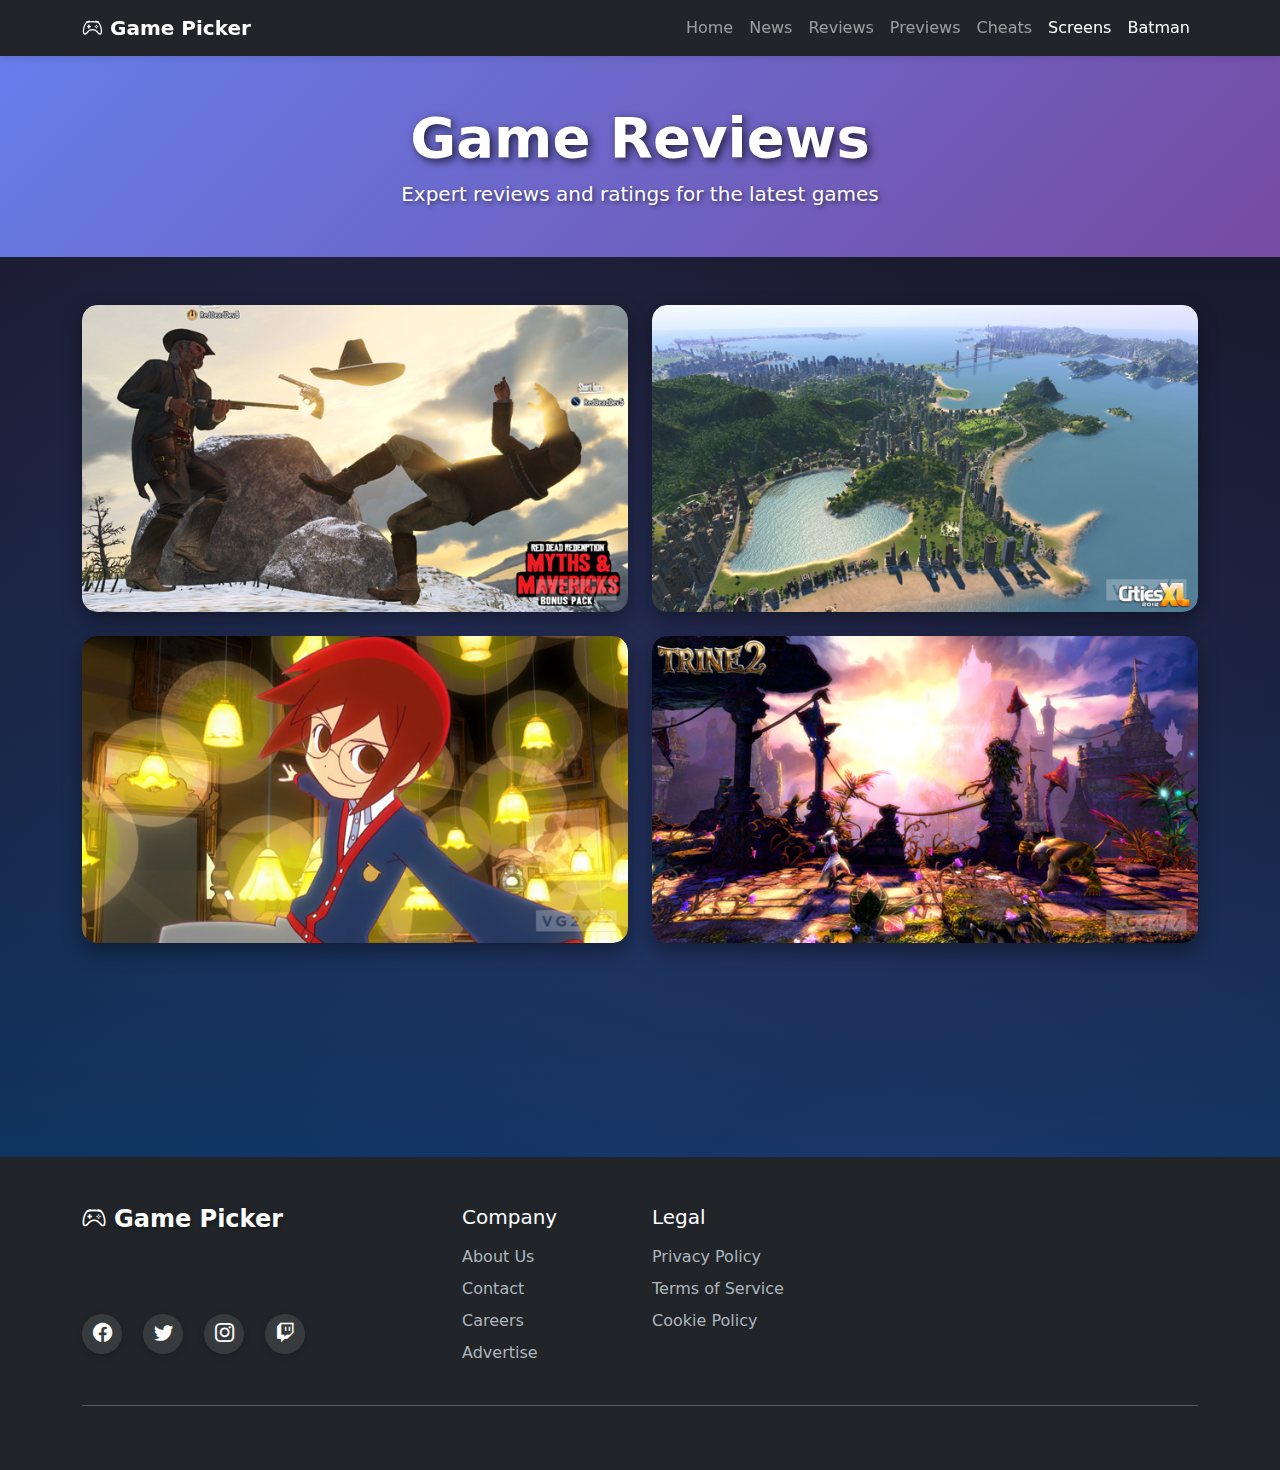
<file: GAMEPICKER/screens.html>
<!DOCTYPE html>
<html lang="en">
  <head>
    <meta charset="UTF-8" />
    <meta name="viewport" content="width=device-width, initial-scale=1.0" />
    <title>Screens - Game Picker</title>
    <link href="https://cdn.jsdelivr.net/npm/bootstrap@5.3.0/dist/css/bootstrap.min.css" rel="stylesheet" />
    <link rel="stylesheet" href="https://cdn.jsdelivr.net/npm/bootstrap-icons@1.10.0/font/bootstrap-icons.css" />
    <link rel="stylesheet" href="./css/style.css" />
  </head>
  <body>
 <nav class="navbar navbar-expand-lg navbar-dark bg-dark sticky-top">
      <div class="container">
        <a class="navbar-brand fw-bold" href="index.html">
          <i class="bi bi-controller me-2"></i>Game Picker
        </a>
        <button class="navbar-toggler" type="button" data-bs-toggle="collapse" data-bs-target="#navbarNav">
          <span class="navbar-toggler-icon"></span>
        </button>
        <div class="collapse navbar-collapse" id="navbarNav">
          <ul class="navbar-nav ms-auto">
            <li class="nav-item"><a class="nav-link" href="index.html">Home</a></li>
            <li class="nav-item"><a class="nav-link" href="./news.html">News</a></li>
            <li class="nav-item"><a class="nav-link" href="./reviews.html">Reviews</a></li>
            <li class="nav-item"><a class="nav-link" href="./preview.html">Previews</a></li>
            <li class="nav-item"><a class="nav-link" href="./cheats.html">Cheats</a></li>
            <li class="nav-item"><a class="nav-link active" href="./screens.html">Screens</a></li>
            <li class="nav-item"><a class="nav-link active" href="./Batman/batman.html">Batman</a></li>
            
          </ul>
        </div>
      </div>
    </nav>

  <section class="screens-header text-white py-5">
    <div class="container">
      <h1 class="display-4 fw-bold text-center">Game Reviews</h1>
      <p class="lead text-center mb-0">Expert reviews and ratings for the latest games</p>
    </div>
  </section>


    <section class="screens-gallery py-5">
      <div class="container">
        <div class="row g-4">
          <div class="col-md-6">
            <div class="screenshot-item">
              <img src="./images/screens1-mythsandmaverick.jpg" alt="Myths and Maverick" class="img-fluid" />
              <div class="screenshot-overlay">
                <h4>Myths and Maverick</h4>
                <p>Epic Fantasy RPG Adventure</p>
              </div>
            </div>
          </div>

          <div class="col-md-6">
            <div class="screenshot-item">
              <img src="./images/screens2-cities.jpg" alt="Cities Reimagined" class="img-fluid" />
              <div class="screenshot-overlay">
                <h4>Cities Reimagined</h4>
                <p>Futuristic City Builder Simulation</p>
              </div>
            </div>
          </div>

          <div class="col-md-6">
            <div class="screenshot-item">
              <img src="./images/screens3-rhythm-thief.jpg" alt="Rhythm Thief" class="img-fluid" />
              <div class="screenshot-overlay">
                <h4>Rhythm Thief</h4>
                <p>Musical Adventure in Motion</p>
              </div>
            </div>
          </div>

          <div class="col-md-6">
            <div class="screenshot-item">
              <img src="./images/screens4-trine.jpg" alt="Trine Chronicles" class="img-fluid" />
              <div class="screenshot-overlay">
                <h4>Trine Chronicles</h4>
                <p>Fantasy Platform Puzzle Journey</p>
              </div>
            </div>
          </div>
        </div>
      </div>
    </section>
 <footer class="bg-dark text-white pt-5 pb-3">
      <div class="container">
        <div class="row g-4">
          <div class="col-lg-4">
            <h4 class="footer-logo mb-3">
              <i class="bi bi-controller me-2"></i>Game Picker
            </h4>
            <p class="text-muted">
              Your ultimate destination for gaming news, reviews, and community
              discussions.
            </p>
            <div class="social-icons mt-3">
              <a href="#" class="social-icon me-3"
                ><i class="bi bi-facebook"></i
              ></a>
              <a href="#" class="social-icon me-3"
                ><i class="bi bi-twitter"></i></a>
              <a href="#" class="social-icon me-3"
                ><i class="bi bi-instagram"></i
              ></a>
              <a href="#" class="social-icon me-3"
                ><i class="bi bi-twitch"></i></a>
            </div>
          </div>
          <div class="col-lg-2 col-md-4">
            <h5 class="mb-3">Company</h5>
            <ul class="list-unstyled footer-links">
              <li><a href="#">About Us</a></li>
              <li><a href="#">Contact</a></li>
              <li><a href="#">Careers</a></li>
              <li><a href="#">Advertise</a></li>
            </ul>
          </div>
          <div class="col-lg-2 col-md-4">
            <h5 class="mb-3">Legal</h5>
            <ul class="list-unstyled footer-links">
              <li><a href="#">Privacy Policy</a></li>
              <li><a href="#">Terms of Service</a></li>
              <li><a href="#">Cookie Policy</a></li>
            </ul>
          </div>
        </div>
        <hr class="my-4 bg-secondary" />
        <div class="row">
          <div class="col-md-12 text-center">
            <p class="mb-0 text-muted">
              &copy; 2025 Game Picker. All rights reserved.
            </p>
          </div>
        </div>
      </div>
    </footer>

    <script src="https://cdn.jsdelivr.net/npm/bootstrap@5.3.0/dist/js/bootstrap.bundle.min.js"></script>
  </body>
</html>
</file>
<file: GAMEPICKER/css/style.css>
.hero-section {
  background: linear-gradient(135deg, #667eea 0%, #764ba2 100%);
  position: relative;
}

.hero-heading {
  text-shadow: 2px 4px 8px rgba(0, 0, 0, 0.3);
}

.min-vh-50 {
  min-height: 50vh;
}

.section-heading {
  font-weight: bold;
  color: #333;
  text-shadow: 1px 1px 2px rgba(0, 0, 0, 0.1);
  border-left: 4px solid #667eea;
  padding-left: 15px;
}

.shadow-card {
  box-shadow: 0 4px 12px rgba(0, 0, 0, 0.15);
  transition: transform 0.3s ease, box-shadow 0.3s ease;
  border: none;
}

.shadow-card:hover {
  transform: translateY(-5px);
  box-shadow: 0 8px 20px rgba(0, 0, 0, 0.25);
}

.shadow-btn {
  box-shadow: 0 4px 10px rgba(0, 0, 0, 0.2);
  transition: all 0.3s ease;
}

.shadow-btn:hover {
  box-shadow: 0 6px 16px rgba(0, 0, 0, 0.3);
  transform: translateY(-2px);
}

.navbar {
  box-shadow: 0 2px 8px rgba(0, 0, 0, 0.1);
}

.rating-badge {
  font-size: 1.1rem;
}

.list-group-item {
  border: none;
  border-bottom: 1px solid #e9ecef;
  transition: background-color 0.2s ease;
}

.list-group-item:hover {
  background-color: #f8f9fa;
}

.list-group-item:last-child {
  border-bottom: none;
}

footer {
  box-shadow: 0 -4px 12px rgba(0, 0, 0, 0.1);
}

.footer-logo {
  font-weight: bold;
  text-shadow: 1px 2px 4px rgba(0, 0, 0, 0.3);
}

.footer-links li {
  margin-bottom: 8px;
}

.footer-links a {
  color: #adb5bd;
  text-decoration: none;
  transition: color 0.3s ease;
}

.footer-links a:hover {
  color: #fff;
}

.social-icon {
  display: inline-flex;
  align-items: center;
  justify-content: center;
  width: 40px;
  height: 40px;
  background-color: rgba(255, 255, 255, 0.1);
  border-radius: 50%;
  color: #fff;
  font-size: 1.2rem;
  text-decoration: none;
  transition: all 0.3s ease;
  box-shadow: 0 2px 6px rgba(0, 0, 0, 0.2);
}

.social-icon:hover {
  background-color: #667eea;
  transform: translateY(-3px);
  box-shadow: 0 4px 10px rgba(102, 126, 234, 0.4);
  color: #fff;
}

.badge {
  font-weight: 600;
  padding: 6px 12px;
  text-shadow: 1px 1px 2px rgba(0, 0, 0, 0.2);
}

.card-img-top {
  height: 250px;
  object-fit: cover;
}

.card:hover .card-img-top {
  opacity: 0.9;
  transition: opacity 0.3s ease;
}

.reviews-header {
  background: linear-gradient(135deg, #667eea 0%, #764ba2 100%);
  text-shadow: 2px 2px 4px rgba(0, 0, 0, 0.5);
}

.reviews-header h1 {
  text-shadow: 3px 3px 6px rgba(0, 0, 0, 0.7);
}

.platform-subnav .nav-link {
  border-radius: 20px;
  transition: all 0.3s ease;
  font-weight: 500;
}

.platform-subnav .nav-link:hover {
  background-color: #e9ecef;
  transform: translateY(-2px);
}

.platform-subnav .nav-link.active {
  background-color: #667eea;
  box-shadow: 0 4px 8px rgba(102, 126, 234, 0.3);
}

.review-card {
  border-radius: 15px;
  box-shadow: 0 4px 8px rgba(0, 0, 0, 0.1);
  transition: all 0.3s ease;
  border: none;
}

.review-card:hover {
  transform: translateY(-8px);
  box-shadow: 0 12px 24px rgba(0, 0, 0, 0.15);
}

.review-card .card-img-top {
  border-radius: 15px 15px 0 0;
  height: 200px;
  object-fit: cover;
}

.review-card .card-title {
  text-shadow: 1px 1px 2px rgba(0, 0, 0, 0.1);
  color: #2c3e50;
}

.review-card .rating {
  font-size: 1.1rem;
}

.review-card .btn-primary {
  background-color: #667eea;
  border: none;
  border-radius: 10px;
  font-weight: 500;
}

.review-card .btn-primary:hover {
  background-color: #764ba2;
}

.news-header {
  background: linear-gradient(135deg, #667eea 0%, #764ba2 100%);
  color: white;
}

.news-header h1 {
  text-shadow: 3px 3px 6px rgba(0, 0, 0, 0.7);
}

.news-header .lead {
  text-shadow: 1px 1px 3px rgba(0, 0, 0, 0.5);
}

.news-section {
  background-color: #f8f9fa;
}

.news-card {
  border-radius: 12px;
  border: none;
  box-shadow: 0 2px 8px rgba(0, 0, 0, 0.1);
  transition: all 0.3s ease;
  overflow: hidden;
}

.news-card:hover {
  transform: translateY(-10px);
  box-shadow: 0 12px 28px rgba(0, 0, 0, 0.2);
}

.news-card .card-img-top {
  height: 200px;
  object-fit: cover;
  transition: transform 0.3s ease;
}

.news-card:hover .card-img-top {
  transform: scale(1.05);
}

.news-card .card-title {
  font-weight: bold;
  color: #2c3e50;
  text-shadow: 1px 1px 2px rgba(0, 0, 0, 0.05);
  font-size: 1.1rem;
}

.news-card .card-text {
  font-size: 0.95rem;
  line-height: 1.6;
}

.news-card .btn-primary {
  background-color: #667eea;
  border: none;
  border-radius: 8px;
  font-weight: 500;
  box-shadow: 0 2px 6px rgba(102, 126, 234, 0.3);
  transition: all 0.3s ease;
}

.news-card .btn-primary:hover {
  background-color: #764ba2;
  box-shadow: 0 4px 12px rgba(118, 75, 162, 0.4);
  transform: translateY(-2px);
}

.previews-header {
  background: linear-gradient(135deg, #667eea 0%, #764ba2 100%);
  position: relative;
  overflow: hidden;
}

.previews-header::before {
  content: "";
  position: absolute;
  top: 0;
  left: 0;
  right: 0;
  bottom: 0;
  background: linear-gradient(
    45deg,
    rgba(102, 126, 234, 0.3) 0%,
    rgba(118, 75, 162, 0.3) 100%
  );
  opacity: 0.5;
}

.previews-header h1 {
  text-shadow: 3px 3px 8px rgba(0, 0, 0, 0.7);
  position: relative;
  z-index: 1;
}

.previews-header .lead {
  text-shadow: 2px 2px 4px rgba(0, 0, 0, 0.5);
  position: relative;
  z-index: 1;
}

.previews-section {
  background: linear-gradient(180deg, #f8f9fa 0%, #e9ecef 50%, #f8f9fa 100%);
  position: relative;
}

.previews-section::before {
  content: "";
  position: absolute;
  top: 0;
  left: 0;
  right: 0;
  bottom: 0;
  background: radial-gradient(
      circle at 20% 50%,
      rgba(102, 126, 234, 0.05) 0%,
      transparent 50%
    ),
    radial-gradient(
      circle at 80% 80%,
      rgba(118, 75, 162, 0.05) 0%,
      transparent 50%
    );
  pointer-events: none;
}

.previews-section .container {
  position: relative;
  z-index: 1;
}

.preview-card {
  border-radius: 15px;
  overflow: hidden;
  transition: all 0.4s ease;
  background: rgba(255, 255, 255, 0.95);
  backdrop-filter: blur(10px);
}

.preview-card:hover {
  transform: translateY(-10px) scale(1.02);
  box-shadow: 0 15px 35px rgba(0, 0, 0, 0.2);
  background: rgba(255, 255, 255, 1);
}

.preview-card .card-img-top {
  height: 250px;
  object-fit: cover;
  transition: all 0.4s ease;
  opacity: 0.9;
}

.preview-card:hover .card-img-top {
  opacity: 1;
  transform: scale(1.08);
}

.preview-card .card-title {
  font-weight: bold;
  color: #2c3e50;
  text-shadow: 1px 1px 3px rgba(0, 0, 0, 0.1);
}

.preview-card .badge {
  font-size: 0.85rem;
  padding: 8px 14px;
  border-radius: 20px;
  box-shadow: 0 2px 6px rgba(0, 0, 0, 0.15);
  text-shadow: 1px 1px 2px rgba(0, 0, 0, 0.2);
}

.preview-card .text-muted {
  font-size: 0.9rem;
  opacity: 0.8;
}

.preview-card .card-text {
  line-height: 1.7;
  color: #495057;
}

.preview-card .btn-primary {
  background: linear-gradient(135deg, #667eea 0%, #764ba2 100%);
  border: none;
  border-radius: 10px;
  font-weight: 600;
  padding: 10px 24px;
  box-shadow: 0 4px 12px rgba(102, 126, 234, 0.3);
  transition: all 0.3s ease;
  position: relative;
  overflow: hidden;
}

.preview-card .btn-primary::before {
  content: "";
  position: absolute;
  top: 0;
  left: -100%;
  width: 100%;
  height: 100%;
  background: linear-gradient(
    90deg,
    transparent,
    rgba(255, 255, 255, 0.3),
    transparent
  );
  transition: left 0.5s ease;
}

.preview-card .btn-primary:hover::before {
  left: 100%;
}

.preview-card .btn-primary:hover {
  transform: translateY(-2px);
  box-shadow: 0 6px 20px rgba(118, 75, 162, 0.5);
}

.cheats-header {
  background: linear-gradient(135deg, #667eea 0%, #764ba2 100%);
  position: relative;
}

.cheats-header h1 {
  text-shadow: 3px 3px 8px rgba(0, 0, 0, 0.7);
}

.cheats-header .lead {
  text-shadow: 2px 2px 4px rgba(0, 0, 0, 0.5);
}

.cheats-section {
  background-color: #f8f9fa;
}

.cheat-card {
  border-radius: 15px;
  border: none;
  box-shadow: 0 3px 10px rgba(0, 0, 0, 0.12);
  transition: all 0.3s ease;
  overflow: hidden;
  background: #ffffff;
}

.cheat-card:hover {
  transform: translateY(-8px);
  box-shadow: 0 10px 25px rgba(0, 0, 0, 0.2);
}

.cheat-card img {
  transition: transform 0.3s ease;
  border-radius: 15px 0 0 15px;
}

.cheat-card:hover img {
  transform: scale(1.05);
}

.cheat-card .card-title {
  font-weight: bold;
  color: #2c3e50;
  text-shadow: 1px 1px 2px rgba(0, 0, 0, 0.08);
}

.cheat-card .card-text {
  line-height: 1.6;
  color: #495057;
}

.cheat-card .list-group-item {
  background-color: transparent;
  border: none;
  padding: 8px 0;
  font-size: 0.9rem;
  color: #495057;
}

.cheat-card .list-group-item i {
  font-size: 1rem;
}

.cheat-card .btn-primary {
  background-color: #667eea;
  border: none;
  border-radius: 8px;
  font-weight: 500;
  box-shadow: 0 2px 6px rgba(102, 126, 234, 0.3);
  transition: all 0.3s ease;
}

.cheat-card .btn-primary:hover {
  background-color: #764ba2;
  box-shadow: 0 4px 12px rgba(118, 75, 162, 0.4);
  transform: translateY(-2px);
}

.cheat-card .btn-outline-primary {
  border: 2px solid #667eea;
  color: #667eea;
  border-radius: 8px;
  font-weight: 500;
  transition: all 0.3s ease;
}

.cheat-card .btn-outline-primary:hover {
  background-color: #667eea;
  color: #ffffff;
  border-color: #667eea;
  box-shadow: 0 4px 12px rgba(102, 126, 234, 0.3);
  transform: translateY(-2px);
}

.screens-header {
  background: linear-gradient(135deg, #667eea 0%, #764ba2 100%);
  position: relative;
  overflow: hidden;
}

.screens-header h1 {
  text-shadow: 3px 3px 8px rgba(0, 0, 0, 0.7);
}

.screens-header .lead {
  text-shadow: 2px 2px 4px rgba(0, 0, 0, 0.5);
}

.screens-gallery {
  background: linear-gradient(180deg, #1a1a2e 0%, #16213e 50%, #0f3460 100%);
  position: relative;
  min-height: 100vh;
}

.screens-gallery::before {
  content: "";
  position: absolute;
  top: 0;
  left: 0;
  right: 0;
  bottom: 0;
  background: radial-gradient(
      circle at 30% 40%,
      rgba(102, 126, 234, 0.15) 0%,
      transparent 60%
    ),
    radial-gradient(
      circle at 70% 70%,
      rgba(118, 75, 162, 0.15) 0%,
      transparent 60%
    );
  pointer-events: none;
}

.screens-gallery .container {
  position: relative;
  z-index: 1;
}

.screenshot-item {
  position: relative;
  overflow: hidden;
  border-radius: 15px;
  box-shadow: 0 8px 20px rgba(0, 0, 0, 0.4);
  transition: all 0.4s ease;
  cursor: pointer;
}

.screenshot-item:hover {
  box-shadow: 0 15px 40px rgba(102, 126, 234, 0.5);
  transform: translateY(-5px);
}

.screenshot-item img {
  width: 100%;
  height: auto;
  display: block;
  transition: transform 0.5s ease;
  border-radius: 15px;
}

.screenshot-item:hover img {
  transform: scale(1.15);
}

.screenshot-overlay {
  position: absolute;
  bottom: 0;
  left: 0;
  right: 0;
  background: linear-gradient(
    to top,
    rgba(0, 0, 0, 0.9) 0%,
    rgba(0, 0, 0, 0.7) 50%,
    transparent 100%
  );
  color: white;
  padding: 30px 20px 20px;
  transform: translateY(100%);
  transition: transform 0.4s ease;
  border-radius: 0 0 15px 15px;
}

.screenshot-item:hover .screenshot-overlay {
  transform: translateY(0);
}

.screenshot-overlay h4 {
  font-weight: bold;
  margin-bottom: 5px;
  text-shadow: 2px 2px 4px rgba(0, 0, 0, 0.8);
  font-size: 1.3rem;
}

.screenshot-overlay p {
  margin: 0;
  font-size: 0.9rem;
  opacity: 0.9;
  text-shadow: 1px 1px 3px rgba(0, 0, 0, 0.8);
}

@media (max-width: 768px) {
  .hero-heading {
    font-size: 2rem;
  }

  .section-heading {
    font-size: 1.5rem;
  }

  .news-card .card-img-top {
    height: 180px;
  }

  .preview-card .card-img-top {
    height: 200px;
  }

  .previews-header h1 {
    font-size: 2rem;
  }

  .cheat-card img {
    border-radius: 15px 15px 0 0;
    height: 200px;
    object-fit: cover;
  }

  .cheats-header h1 {
    font-size: 2rem;
  }

  .screens-header h1 {
    font-size: 2rem;
  }

  .screenshot-item {
    margin-bottom: 1rem;
  }
}
</file>
